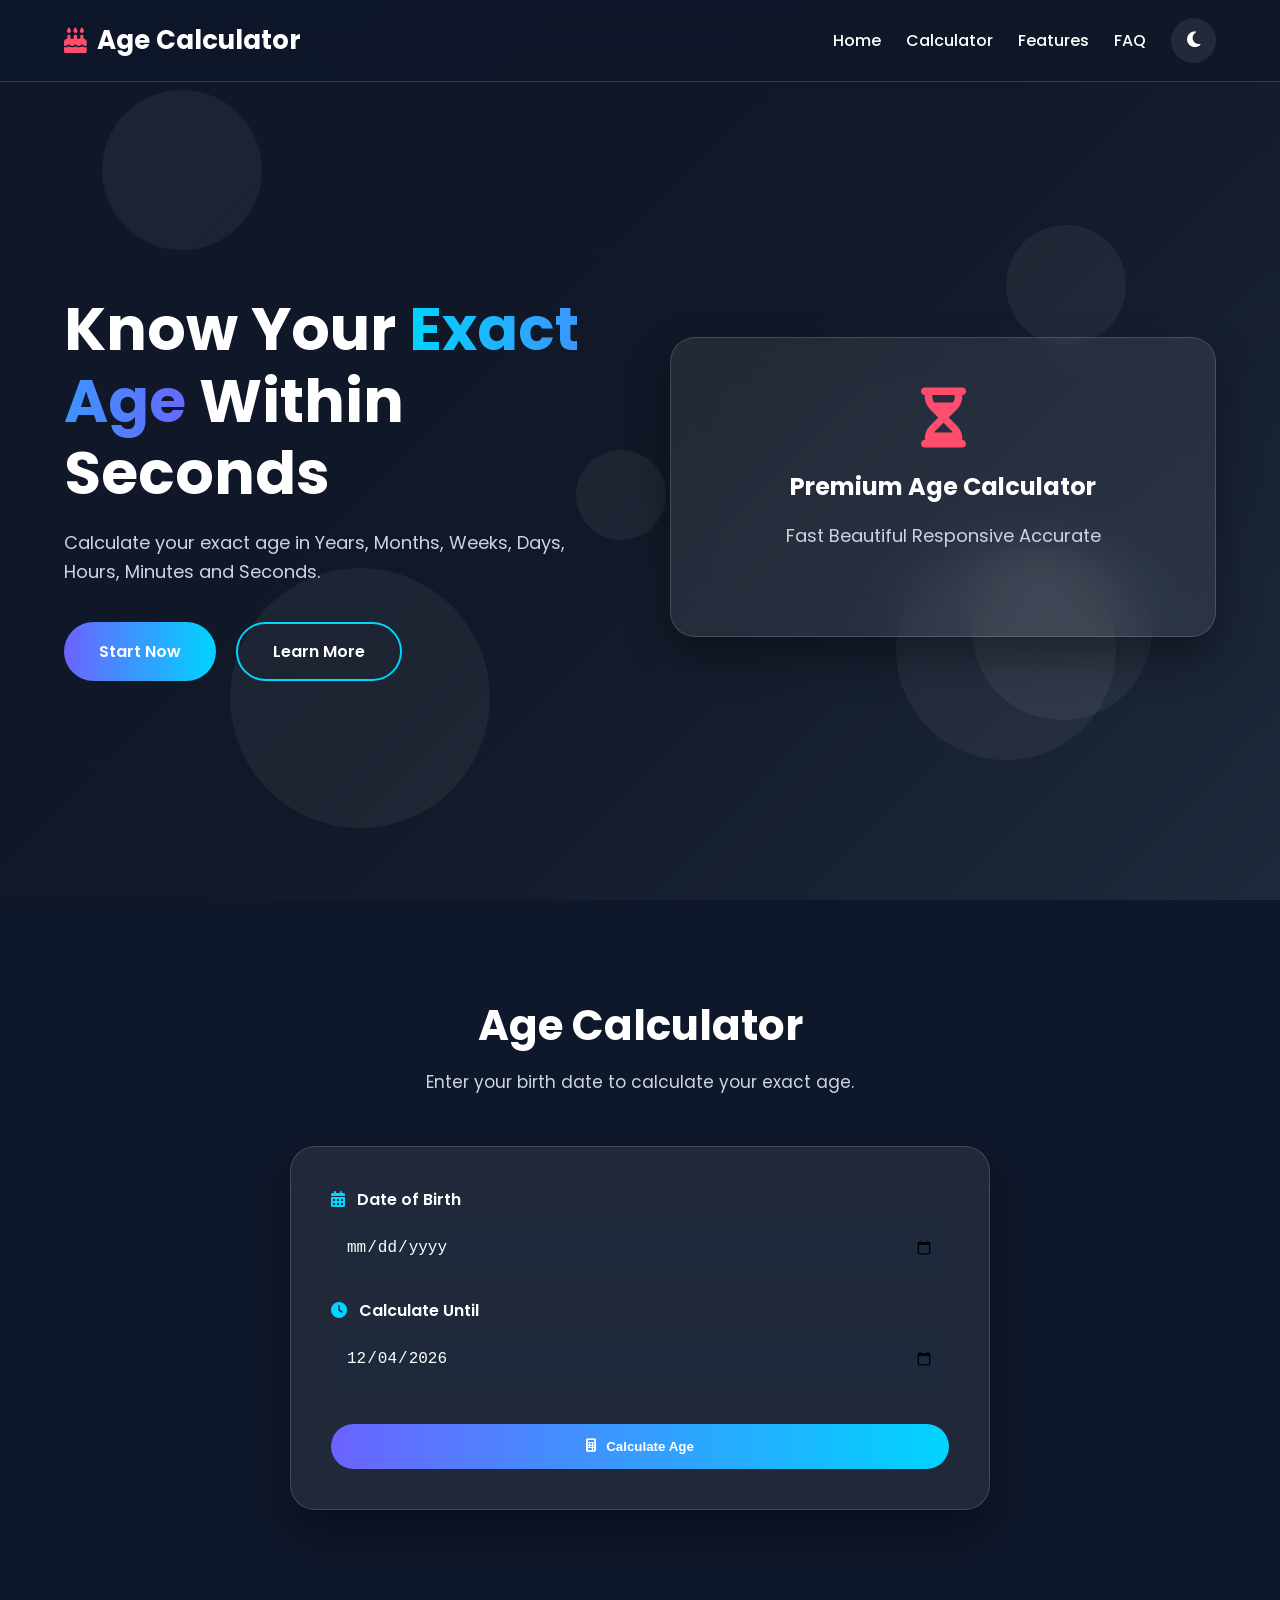
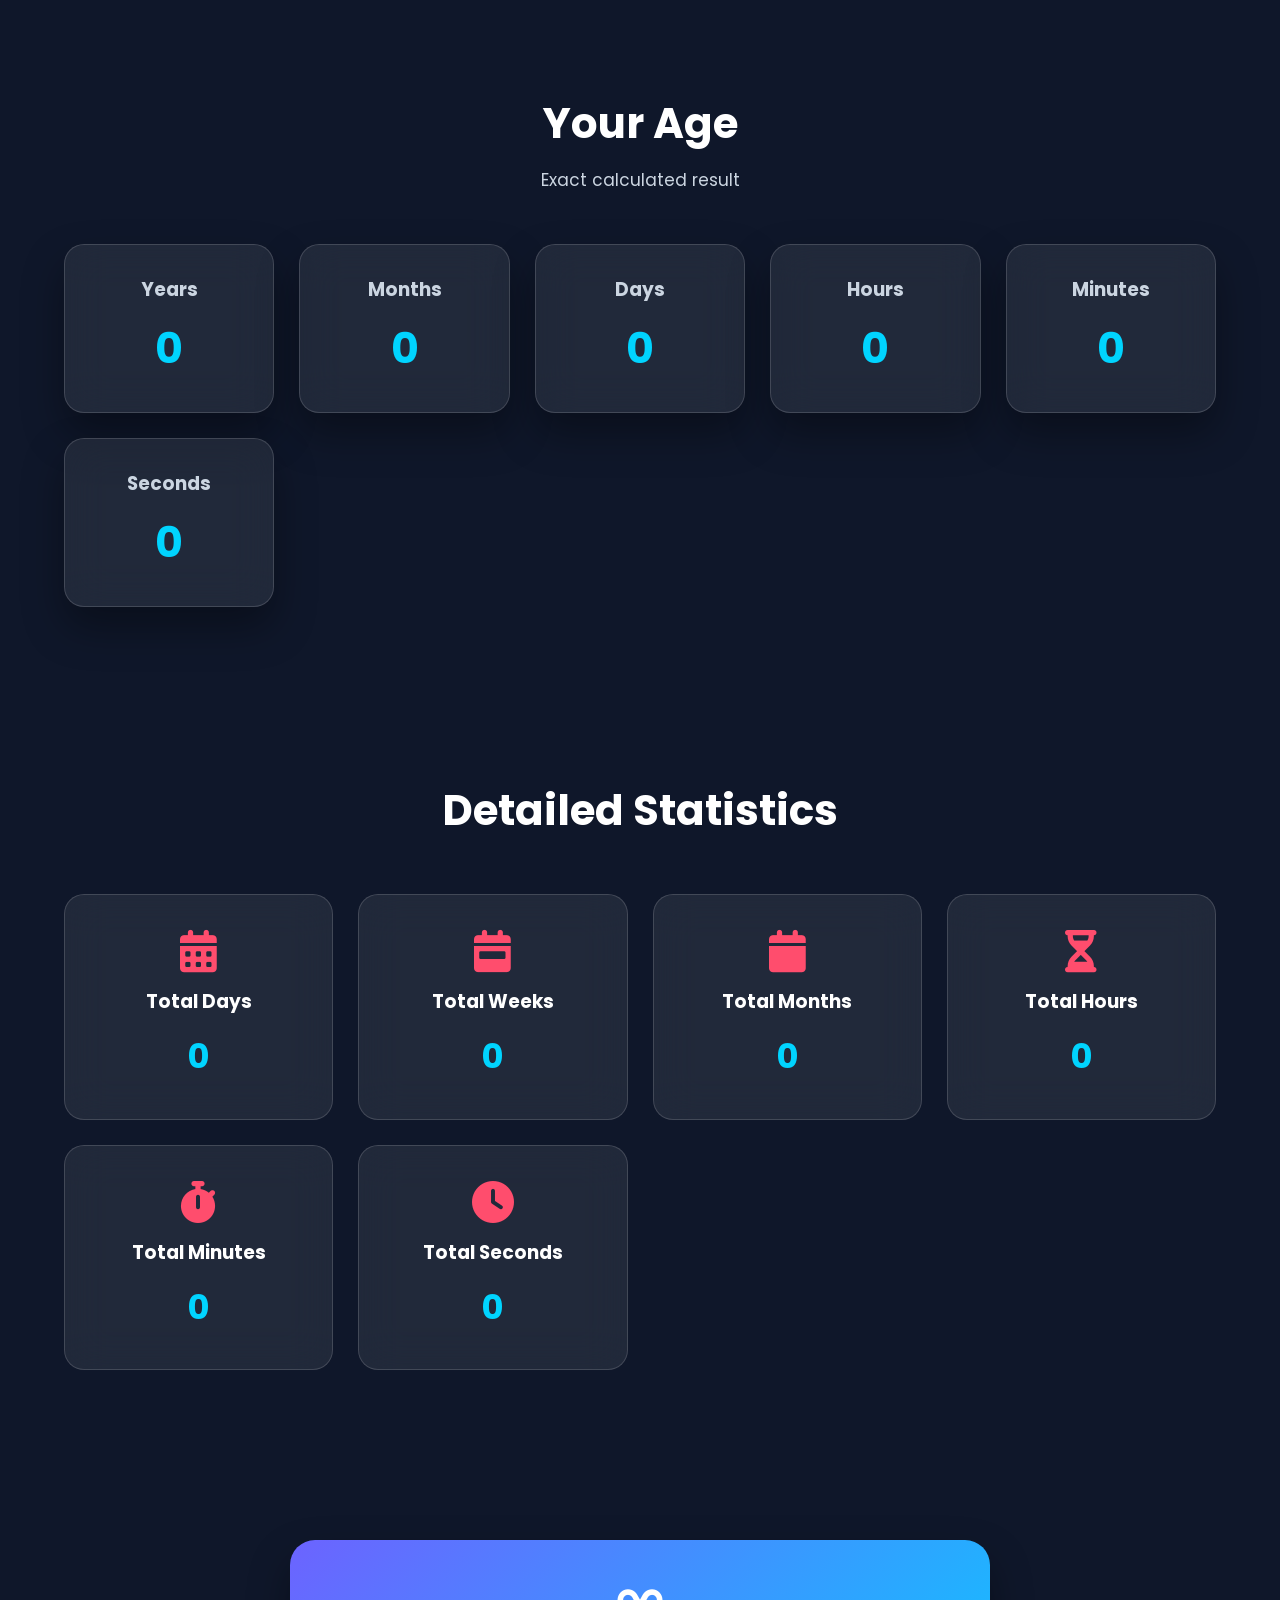
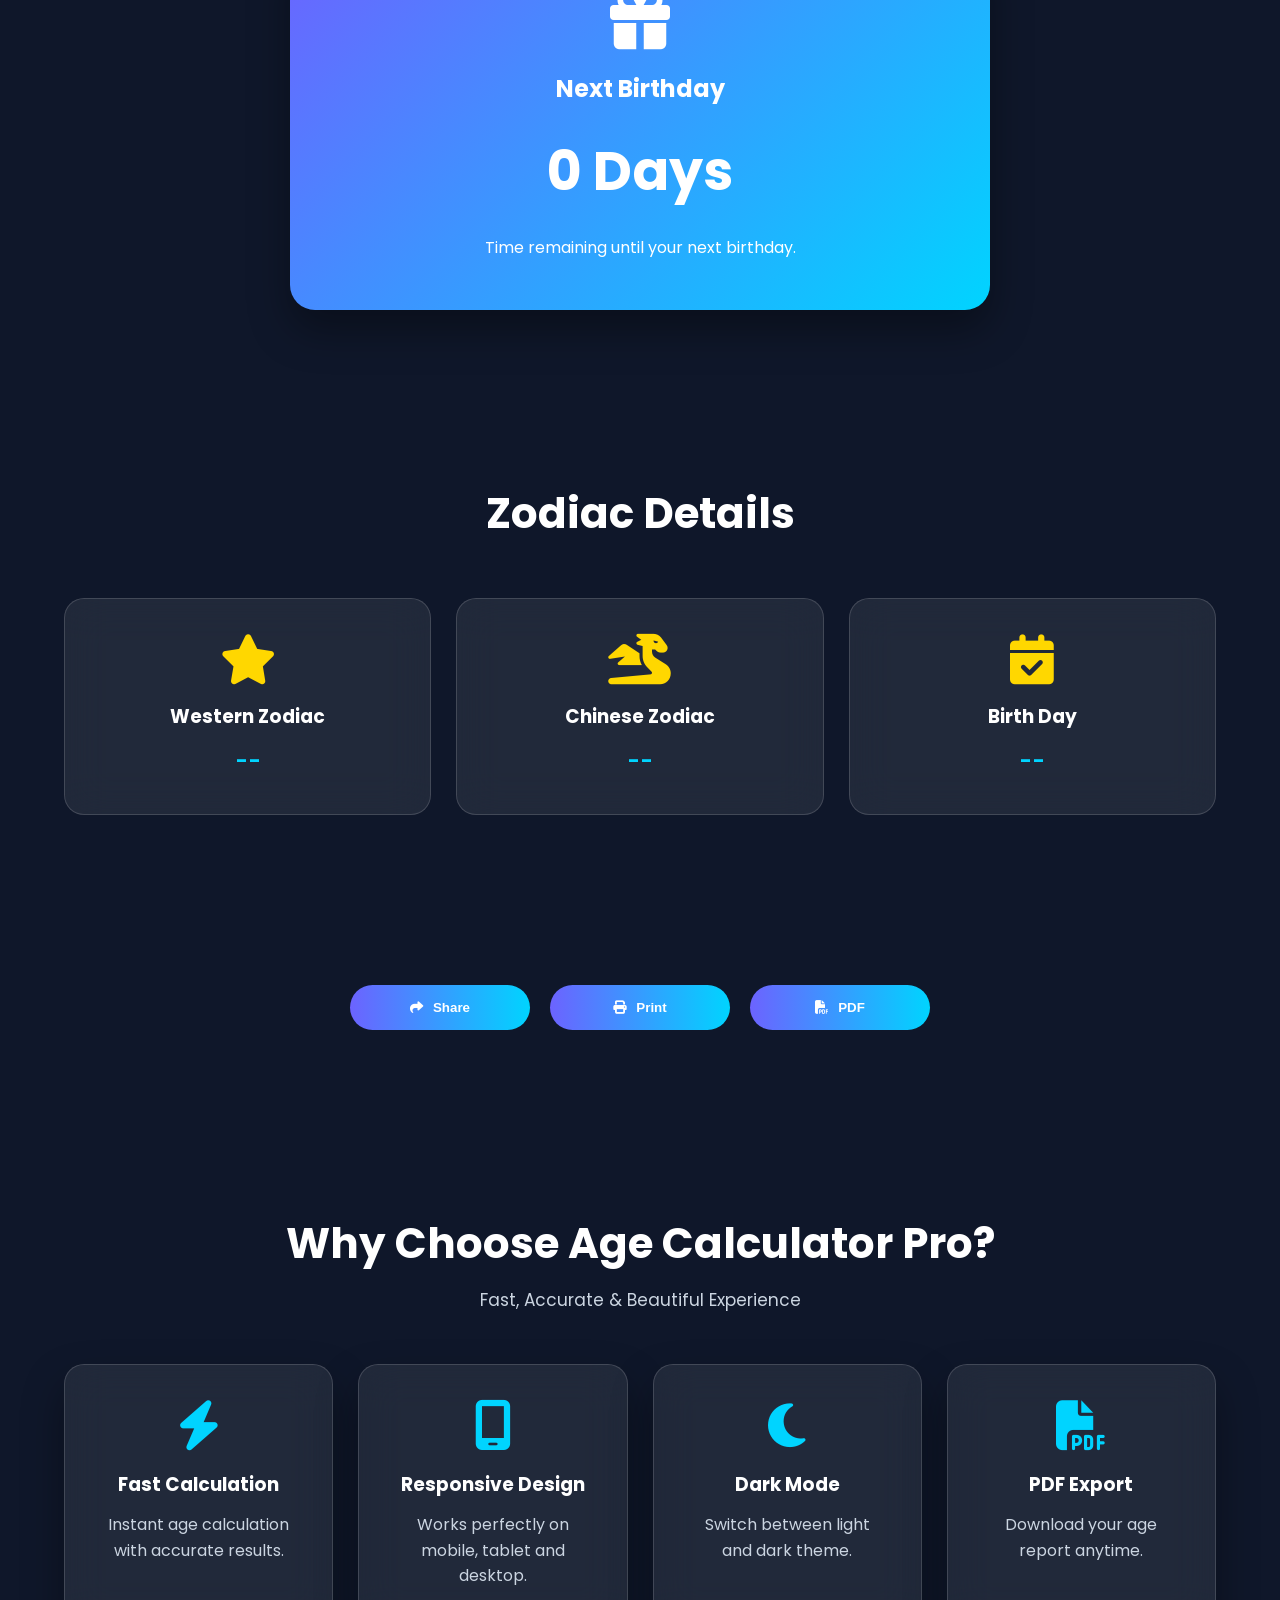
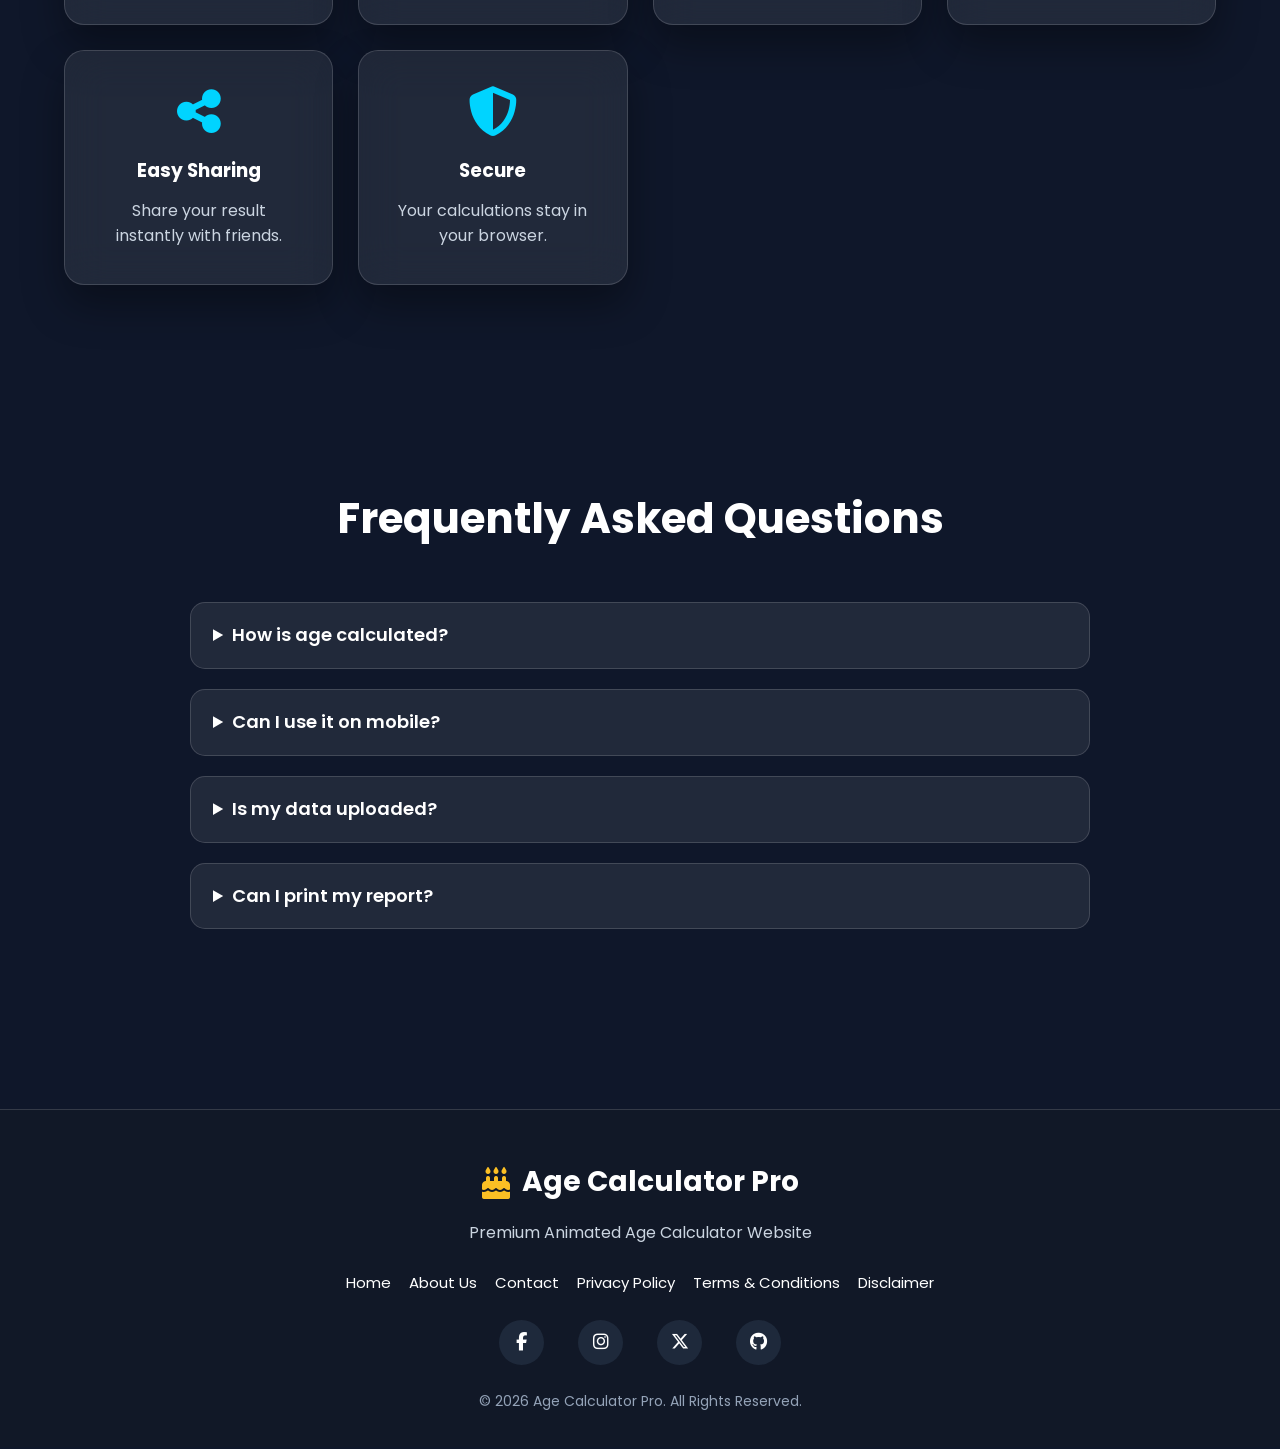
<file: index.html>
<!DOCTYPE html>
 <head>

    <meta charset="UTF-8">
    <meta name="viewport" content="width=device-width, initial-scale=1.0">

    <title>Age Calculator Pro – Free Online Age Calculator</title>

    <meta name="description" content="Calculate your exact age online for free with Age Calculator Pro. Find your age in years, months, weeks, days, hours, minutes and seconds instantly.">

    <meta name="keywords" content="Age Calculator, Online Age Calculator, Calculate Age, Birthday Calculator, Exact Age Calculator">

    <meta name="author" content="Karan More">

    <meta name="robots" content="index, follow">

    <!-- Canonical URL -->
    <link rel="canonical" href="https://age-calculator-pro.karanmorehub.com/">

    <!-- Open Graph -->
    <meta property="og:title" content="Age Calculator Pro – Free Online Age Calculator">
    <meta property="og:description" content="Calculate your exact age online for free in years, months, weeks, days, hours, minutes and seconds.">
    <meta property="og:type" content="website">
    <meta property="og:url" content="https://age-calculator-pro.karanmorehub.com/">
    <meta property="og:image" content="https://age-calculator-pro.karanmorehub.com/favicon.png">

    <!-- Twitter -->
    <meta name="twitter:card" content="summary_large_image">
    <meta name="twitter:title" content="Age Calculator Pro – Free Online Age Calculator">
    <meta name="twitter:description" content="Calculate your exact age online for free.">
    <meta name="twitter:image" content="https://age-calculator-pro.karanmorehub.com/favicon.png">

    <meta name="theme-color" content="#2563eb">

    <!-- Google Search Console -->
    <meta name="google-site-verification" content="kJ2Gcx6-3M4oY-reRV-A9rSwUa2E9cPFfe8SWFJNVXQ">

    <!-- Fonts -->
    <link rel="preconnect" href="https://fonts.googleapis.com">
    <link rel="preconnect" href="https://fonts.gstatic.com" crossorigin>

    <link href="https://fonts.googleapis.com/css2?family=Poppins:wght@300;400;500;600;700;800&display=swap" rel="stylesheet">

    <!-- Font Awesome -->
    <link rel="stylesheet" href="https://cdnjs.cloudflare.com/ajax/libs/font-awesome/6.7.2/css/all.min.css">

    <!-- CSS -->
    <link rel="stylesheet" href="style.css">

    <!-- Structured Data -->
    <script type="application/ld+json">
    {
      "@context": "https://schema.org",
      "@type": "WebApplication",
      "name": "Age Calculator Pro",
      "url": "https://age-calculator-pro.karanmorehub.com/",
      "applicationCategory": "UtilityApplication",
      "operatingSystem": "Any",
      "description": "Free online Age Calculator to calculate exact age in years, months, weeks, days, hours, minutes and seconds instantly.",
      "author": {
        "@type": "Person",
        "name": "Karan More"
      }
    }
    </script>

</head>
<body>

<div id="loader">

<div class="spinner"></div>

<h1>Age Calculator Pro</h1>
<p>Free Online Age, EMI, GST, Loan, Discount & Scientific Calculators</p>

</div>

<div class="bg-animation">

<span></span>
<span></span>
<span></span>
<span></span>
<span></span>
<span></span>

</div>

<header>

<div class="container">

<div class="logo">

<i class="fa-solid fa-cake-candles"></i>

Age Calculator

</div>

<nav>

<a href="#home">Home</a>

<a href="#calculator">Calculator</a>

<a href="#features">Features</a>

<a href="#faq">FAQ</a>

<button id="themeBtn">

<i class="fa-solid fa-moon"></i>

</button>

</nav>

</div>

</header>

<section
id="home"
class="hero">

<div class="container hero-grid">

<div class="hero-text">

<h1>

Know Your

<span>

Exact Age

</span>

Within Seconds

</h1>

<p>

Calculate your exact age in

Years,

Months,

Weeks,

Days,

Hours,

Minutes

and Seconds.

</p>

<div class="hero-buttons">

<a href="#calculator"
class="btn">

Start Now

</a>

<a href="#features"
class="btn outline">

Learn More

</a>

</div>

</div>

<div class="hero-image">

<div class="hero-card">

<i class="fa-solid fa-hourglass-half"></i>

<h2>

Premium

Age Calculator

</h2>

<p>

Fast

Beautiful

Responsive

Accurate

</p>

</div>

</div>

</div>

</section>

<section id="calculator" class="calculator-section">

    <div class="container">

        <div class="section-title">

            <h2>Age Calculator</h2>

            <p>
                Enter your birth date to calculate your exact age.
            </p>

        </div>

        <div class="calculator-card">

            <div class="input-group">

                <label for="dob">

                    <i class="fa-solid fa-calendar-days"></i>

                    Date of Birth

                </label>

                <input
                    type="date"
                    id="dob">

            </div>

            <div class="input-group">

                <label for="today">

                    <i class="fa-solid fa-clock"></i>

                    Calculate Until

                </label>

                <input
                    type="date"
                    id="today">

            </div>

            <button id="calculateBtn" class="btn calculate-btn">

                <i class="fa-solid fa-calculator"></i>

                Calculate Age

            </button>

        </div>

    </div>

</section>

<section class="result-section">

    <div class="container">

        <div class="section-title">

            <h2>Your Age</h2>

            <p>Exact calculated result</p>

        </div>

        <div class="result-grid">

            <div class="result-card">
                <h3>Years</h3>
                <h1 id="years">0</h1>
            </div>

            <div class="result-card">
                <h3>Months</h3>
                <h1 id="months">0</h1>
            </div>

            <div class="result-card">
                <h3>Days</h3>
                <h1 id="days">0</h1>
            </div>

            <div class="result-card">
                <h3>Hours</h3>
                <h1 id="hours">0</h1>
            </div>

            <div class="result-card">
                <h3>Minutes</h3>
                <h1 id="minutes">0</h1>
            </div>

            <div class="result-card">
                <h3>Seconds</h3>
                <h1 id="seconds">0</h1>
            </div>

        </div>

    </div>

</section>
<section class="statistics">

    <div class="container">

        <div class="section-title">

            <h2>Detailed Statistics</h2>

        </div>

        <div class="stats-grid">

            <div class="stat-card">
                <i class="fa-solid fa-calendar-days"></i>
                <h3>Total Days</h3>
                <span id="totalDays">0</span>
            </div>

            <div class="stat-card">
                <i class="fa-solid fa-calendar-week"></i>
                <h3>Total Weeks</h3>
                <span id="totalWeeks">0</span>
            </div>

            <div class="stat-card">
                <i class="fa-solid fa-calendar"></i>
                <h3>Total Months</h3>
                <span id="totalMonths">0</span>
            </div>

            <div class="stat-card">
                <i class="fa-solid fa-hourglass-half"></i>
                <h3>Total Hours</h3>
                <span id="totalHours">0</span>
            </div>

            <div class="stat-card">
                <i class="fa-solid fa-stopwatch"></i>
                <h3>Total Minutes</h3>
                <span id="totalMinutes">0</span>
            </div>

            <div class="stat-card">
                <i class="fa-solid fa-clock"></i>
                <h3>Total Seconds</h3>
                <span id="totalSeconds">0</span>
            </div>

        </div>

    </div>

</section>

<section class="birthday-section">

    <div class="container">

        <div class="birthday-card">

            <i class="fa-solid fa-gift"></i>

            <h2>Next Birthday</h2>

            <h1 id="birthdayCountdown">

                0 Days

            </h1>

            <p>

                Time remaining until your next birthday.

            </p>

        </div>

    </div>

</section>

<section class="zodiac-section">

    <div class="container">

        <div class="section-title">

            <h2>Zodiac Details</h2>

        </div>

        <div class="zodiac-grid">

            <div class="zodiac-card">

                <i class="fa-solid fa-star"></i>

                <h3>Western Zodiac</h3>

                <p id="westernZodiac">--</p>

            </div>

            <div class="zodiac-card">

                <i class="fa-solid fa-dragon"></i>

                <h3>Chinese Zodiac</h3>

                <p id="chineseZodiac">--</p>

            </div>

            <div class="zodiac-card">

                <i class="fa-solid fa-calendar-check"></i>

                <h3>Birth Day</h3>

                <p id="birthDay">--</p>

            </div>

        </div>

    </div>

</section>
<section class="actions">

    <div class="container action-buttons">

        <button id="shareBtn" class="btn">
            <i class="fa-solid fa-share"></i>
            Share
        </button>

        <button id="printBtn" class="btn">
            <i class="fa-solid fa-print"></i>
            Print
        </button>

        <button id="pdfBtn" class="btn">
            <i class="fa-solid fa-file-pdf"></i>
            PDF
        </button>

    </div>

</section>

<section id="features" class="features">

    <div class="container">

        <div class="section-title">
            <h2>Why Choose Age Calculator Pro?</h2>
            <p>Fast, Accurate & Beautiful Experience</p>
        </div>

        <div class="feature-grid">

            <div class="feature-card">
                <i class="fa-solid fa-bolt"></i>
                <h3>Fast Calculation</h3>
                <p>Instant age calculation with accurate results.</p>
            </div>

            <div class="feature-card">
                <i class="fa-solid fa-mobile-screen"></i>
                <h3>Responsive Design</h3>
                <p>Works perfectly on mobile, tablet and desktop.</p>
            </div>

            <div class="feature-card">
                <i class="fa-solid fa-moon"></i>
                <h3>Dark Mode</h3>
                <p>Switch between light and dark theme.</p>
            </div>

            <div class="feature-card">
                <i class="fa-solid fa-file-pdf"></i>
                <h3>PDF Export</h3>
                <p>Download your age report anytime.</p>
            </div>

            <div class="feature-card">
                <i class="fa-solid fa-share-nodes"></i>
                <h3>Easy Sharing</h3>
                <p>Share your result instantly with friends.</p>
            </div>

            <div class="feature-card">
                <i class="fa-solid fa-shield-halved"></i>
                <h3>Secure</h3>
                <p>Your calculations stay in your browser.</p>
            </div>

        </div>

    </div>

</section>

<section id="faq" class="faq">

    <div class="container">

        <div class="section-title">
            <h2>Frequently Asked Questions</h2>
        </div>

        <div class="faq-list">

            <details>
                <summary>How is age calculated?</summary>
                <p>The calculator compares your birth date with the selected date and calculates the exact difference.</p>
            </details>

            <details>
                <summary>Can I use it on mobile?</summary>
                <p>Yes. The website is fully responsive and works on Android, iPhone, tablets and desktops.</p>
            </details>

            <details>
                <summary>Is my data uploaded?</summary>
                <p>No. All calculations happen inside your browser.</p>
            </details>

            <details>
                <summary>Can I print my report?</summary>
                <p>Yes. You can print or save it as PDF.</p>
            </details>

        </div>

    </div>

</section>

<footer>

    <div class="container">

        <div class="footer-logo">
            <i class="fa-solid fa-cake-candles"></i>
            <h2>Age Calculator Pro</h2>
        </div>

        <p>
            Premium Animated Age Calculator Website
        </p>

        
        <div class="footer-links">
            <a href="index.html">Home</a>
            <a href="about.html">About Us</a>
            <a href="contact.html">Contact</a>
            <a href="privacy.html">Privacy Policy</a>
            <a href="terms.html">Terms & Conditions</a>
            <a href="disclaimer.html">Disclaimer</a>
        </div>

        
        <div class="social-links">
            <a href="#"><i class="fab fa-facebook-f"></i></a>
            <a href="#"><i class="fab fa-instagram"></i></a>
            <a href="#"><i class="fab fa-x-twitter"></i></a>
            <a href="https://github.com/karan86512" target="_blank">
                <i class="fab fa-github"></i>
            </a>
        </div>

        <p class="copyright">
            © 2026 Age Calculator Pro. All Rights Reserved.
        </p>

    </div>

</footer>
<button id="topBtn">

    <i class="fa-solid fa-arrow-up"></i>

</button>

<div id="toast">

    Saved Successfully

</div>

<script src="script.js"></script>

</body>
</html>
</file>
<file: style.css>
@import url('https://fonts.googleapis.com/css2?family=Poppins:wght@300;400;500;600;700;800&display=swap');

*{
    margin:0;
    padding:0;
    box-sizing:border-box;
}

html{
    scroll-behavior:smooth;
}

body{
    font-family:'Poppins',sans-serif;
    background:#0f172a;
    color:#fff;
    overflow-x:hidden;
    line-height:1.6;
}


:root{

    --primary:#6C63FF;
    --secondary:#00D4FF;
    --accent:#FF4D6D;

    --dark:#0f172a;
    --dark2:#111827;

    --glass:rgba(255,255,255,.08);
    --border:rgba(255,255,255,.15);

    --text:#ffffff;
    --text-light:#cbd5e1;

    --radius:20px;

    --shadow:0 20px 40px rgba(0,0,0,.35);

}

.container{

    width:90%;
    max-width:1250px;

    margin:auto;

}

.bg-animation{

    position:fixed;

    inset:0;

    overflow:hidden;

    z-index:-1;

    background:
    linear-gradient(
    135deg,
    #0f172a,
    #111827,
    #1e293b);

}

.bg-animation span{

    position:absolute;

    border-radius:50%;

    background:rgba(255,255,255,.05);

    animation:float 18s linear infinite;

}

.bg-animation span:nth-child(1){

width:160px;
height:160px;

top:10%;
left:8%;

}

.bg-animation span:nth-child(2){

width:220px;
height:220px;

top:60%;
left:70%;

}

.bg-animation span:nth-child(3){

width:120px;
height:120px;

top:25%;
right:12%;

}

.bg-animation span:nth-child(4){

width:260px;
height:260px;

bottom:8%;
left:18%;

}

.bg-animation span:nth-child(5){

width:180px;
height:180px;

bottom:20%;
right:10%;

}

.bg-animation span:nth-child(6){

width:90px;
height:90px;

top:50%;
left:45%;

}

@keyframes float{

0%{

transform:translateY(0)
rotate(0);

}

50%{

transform:translateY(-60px)
rotate(180deg);

}

100%{

transform:translateY(0)
rotate(360deg);

}

}


#loader{

position:fixed;

inset:0;

display:flex;

justify-content:center;

align-items:center;

flex-direction:column;

background:#0f172a;

z-index:9999;

gap:20px;

}

.spinner{

width:75px;

height:75px;

border-radius:50%;

border:6px solid rgba(255,255,255,.2);

border-top:6px solid var(--secondary);

animation:spin 1s linear infinite;

}

@keyframes spin{

100%{

transform:rotate(360deg);

}

}
header{

position:sticky;

top:0;

z-index:1000;

backdrop-filter:blur(15px);

background:rgba(15,23,42,.75);

border-bottom:1px solid var(--border);

}

header .container{

display:flex;

justify-content:space-between;

align-items:center;

padding:18px 0;

}

.logo{

font-size:26px;

font-weight:700;

display:flex;

align-items:center;

gap:10px;

}

.logo i{

color:var(--accent);

}

nav{

display:flex;

align-items:center;

gap:25px;

}

nav a{

text-decoration:none;

color:white;

font-weight:500;

transition:.3s;

}

nav a:hover{

color:var(--secondary);

}

#themeBtn{

width:45px;

height:45px;

border:none;

border-radius:50%;

cursor:pointer;

background:var(--glass);

color:white;

font-size:18px;

transition:.3s;

}

#themeBtn:hover{

transform:rotate(180deg);

background:var(--primary);

}


.hero{

padding:100px 0;

min-height:90vh;

display:flex;

align-items:center;

}

.hero-grid{

display:grid;

grid-template-columns:1fr 1fr;

gap:60px;

align-items:center;

}

.hero h1{

font-size:60px;

line-height:1.2;

margin-bottom:20px;

}

.hero h1 span{

background:linear-gradient(
90deg,
var(--secondary),
var(--primary));

-webkit-background-clip:text;

-webkit-text-fill-color:transparent;

}

.hero p{

font-size:18px;

color:var(--text-light);

margin-bottom:35px;

}

.hero-buttons{

display:flex;

gap:20px;

flex-wrap:wrap;

}

.btn{

display:inline-flex;

align-items:center;

justify-content:center;

gap:10px;

padding:15px 35px;

border:none;

border-radius:50px;

background:linear-gradient(
90deg,
var(--primary),
var(--secondary));

color:white;

text-decoration:none;

font-weight:600;

cursor:pointer;

transition:.35s;

}

.btn:hover{

transform:translateY(-6px);

box-shadow:0 10px 25px rgba(0,212,255,.35);

}

.btn.outline{

background:transparent;

border:2px solid var(--secondary);

}


.hero-card{

background:var(--glass);

backdrop-filter:blur(20px);

border:1px solid var(--border);

border-radius:25px;

padding:50px;

text-align:center;

box-shadow:var(--shadow);

animation:updown 4s ease infinite;

}

.hero-card i{

font-size:60px;

color:var(--accent);

margin-bottom:20px;

}

.hero-card h2{

margin-bottom:15px;

}

@keyframes updown{

50%{

transform:translateY(-12px);

}

}


.calculator-section{
    padding:100px 0;
}

.section-title{
    text-align:center;
    margin-bottom:50px;
}

.section-title h2{
    font-size:42px;
    margin-bottom:10px;
    font-weight:700;
}

.section-title p{
    color:var(--text-light);
    font-size:17px;
}

.calculator-card{
    max-width:700px;
    margin:0 auto;
    padding:40px;
    background:var(--glass);
    border:1px solid var(--border);
    border-radius:25px;
    backdrop-filter:blur(20px);
    box-shadow:var(--shadow);
}

.input-group{
    display:flex;
    flex-direction:column;
    margin-bottom:25px;
}

.input-group label{
    margin-bottom:10px;
    font-weight:600;
    color:#fff;
}

.input-group label i{
    margin-right:8px;
    color:var(--secondary);
}

.input-group input{
    padding:15px;
    border:none;
    outline:none;
    border-radius:14px;
    background:#1e293b;
    color:#fff;
    font-size:16px;
}

.input-group input:focus{
    border:2px solid var(--secondary);
}

.calculate-btn{
    width:100%;
    margin-top:15px;
}


.result-section{
    padding:80px 0;
}

.result-grid{
    display:grid;
    grid-template-columns:repeat(auto-fit,minmax(200px,1fr));
    gap:25px;
}

.result-card{
    background:var(--glass);
    border:1px solid var(--border);
    backdrop-filter:blur(20px);
    border-radius:20px;
    padding:30px;
    text-align:center;
    transition:.3s;
    box-shadow:var(--shadow);
}

.result-card:hover{
    transform:translateY(-8px);
    border-color:var(--secondary);
}

.result-card h3{
    color:var(--text-light);
    margin-bottom:10px;
}

.result-card h1{
    font-size:42px;
    color:var(--secondary);
}


.statistics{
    padding:90px 0;
}

.stats-grid{
    display:grid;
    grid-template-columns:repeat(auto-fit,minmax(220px,1fr));
    gap:25px;
}

.stat-card{
    text-align:center;
    padding:35px;
    border-radius:20px;
    background:var(--glass);
    border:1px solid var(--border);
    backdrop-filter:blur(20px);
    transition:.3s;
}

.stat-card:hover{
    transform:translateY(-10px);
}

.stat-card i{
    font-size:42px;
    color:var(--accent);
    margin-bottom:15px;
}

.stat-card h3{
    margin-bottom:12px;
}

.stat-card span{
    font-size:34px;
    font-weight:700;
    color:var(--secondary);
}


.birthday-section{
    padding:80px 0;
}

.birthday-card{
    max-width:700px;
    margin:auto;
    text-align:center;
    padding:50px;
    border-radius:25px;
    background:linear-gradient(135deg,#6C63FF,#00D4FF);
    color:#fff;
    box-shadow:0 20px 40px rgba(0,0,0,.35);
}

.birthday-card i{
    font-size:60px;
    margin-bottom:20px;
}

.birthday-card h1{
    font-size:54px;
    margin:20px 0;
}


.zodiac-section{
    padding:90px 0;
}

.zodiac-grid{
    display:grid;
    grid-template-columns:repeat(auto-fit,minmax(250px,1fr));
    gap:25px;
}

.zodiac-card{
    background:var(--glass);
    border:1px solid var(--border);
    border-radius:20px;
    backdrop-filter:blur(20px);
    padding:35px;
    text-align:center;
    transition:.3s;
}

.zodiac-card:hover{
    transform:translateY(-10px);
}

.zodiac-card i{
    font-size:50px;
    margin-bottom:18px;
    color:gold;
}

.zodiac-card h3{
    margin-bottom:12px;
}

.zodiac-card p{
    color:var(--secondary);
    font-size:22px;
    font-weight:600;
}


.actions{
    padding:80px 0;
}

.action-buttons{
    display:flex;
    justify-content:center;
    gap:20px;
    flex-wrap:wrap;
}

.action-buttons .btn{
    min-width:180px;
}


.features{
    padding:100px 0;
}

.feature-grid{
    display:grid;
    grid-template-columns:repeat(auto-fit,minmax(260px,1fr));
    gap:25px;
}

.feature-card{
    background:var(--glass);
    border:1px solid var(--border);
    border-radius:20px;
    backdrop-filter:blur(20px);
    padding:35px;
    text-align:center;
    transition:.35s;
    box-shadow:var(--shadow);
}

.feature-card:hover{
    transform:translateY(-10px) scale(1.03);
    border-color:var(--secondary);
}

.feature-card i{
    font-size:50px;
    color:var(--secondary);
    margin-bottom:20px;
}

.feature-card h3{
    margin-bottom:12px;
}

.feature-card p{
    color:var(--text-light);
}

.faq{
    padding:100px 0;
}

.faq-list{
    max-width:900px;
    margin:auto;
}

.faq details{
    margin-bottom:20px;
    background:var(--glass);
    border:1px solid var(--border);
    border-radius:15px;
    padding:18px 22px;
}

.faq summary{
    cursor:pointer;
    font-weight:600;
    font-size:18px;
}

.faq p{
    margin-top:15px;
    color:var(--text-light);
}


footer{
    padding:70px 0 30px;
    text-align:center;
    border-top:1px solid var(--border);
}

.footer-logo{
    display:flex;
    justify-content:center;
    align-items:center;
    gap:12px;
    margin-bottom:20px;
}

.footer-logo i{
    font-size:32px;
    color:var(--accent);
}

.social-links{
    margin:30px 0;
}

.social-links a{
    display:inline-flex;
    justify-content:center;
    align-items:center;
    width:50px;
    height:50px;
    margin:0 8px;
    border-radius:50%;
    background:var(--glass);
    color:#fff;
    text-decoration:none;
    transition:.3s;
}

.social-links a:hover{
    background:var(--primary);
    transform:translateY(-5px);
}

.copyright{
    color:var(--text-light);
    font-size:14px;
}

#topBtn{
    position:fixed;
    bottom:25px;
    right:25px;
    width:55px;
    height:55px;
    border:none;
    border-radius:50%;
    background:var(--primary);
    color:#fff;
    font-size:20px;
    cursor:pointer;
    display:none;
    z-index:999;
    transition:.3s;
}

#topBtn:hover{
    transform:scale(1.1);
}


#toast{
    position:fixed;
    right:25px;
    bottom:95px;
    padding:15px 24px;
    background:#16a34a;
    color:#fff;
    border-radius:12px;
    opacity:0;
    transform:translateY(20px);
    pointer-events:none;
    transition:.3s;
    z-index:9999;
}

#toast.show{
    opacity:1;
    transform:translateY(0);
}


body.light-mode{
    background:#f8fafc;
    color:#111827;
}

body.light-mode .bg-animation{
    background:linear-gradient(135deg,#eef2ff,#f8fafc,#dbeafe);
}

body.light-mode header{
    background:rgba(255,255,255,.85);
}

body.light-mode nav a,
body.light-mode .logo,
body.light-mode h1,
body.light-mode h2,
body.light-mode h3{
    color:#111827;
}

body.light-mode .calculator-card,
body.light-mode .result-card,
body.light-mode .stat-card,
body.light-mode .feature-card,
body.light-mode .zodiac-card,
body.light-mode .faq details{
    background:rgba(255,255,255,.9);
    border-color:#e5e7eb;
}

body.light-mode input{
    background:#fff;
    color:#111827;
}

@media(max-width:992px){

.hero-grid{
    grid-template-columns:1fr;
    text-align:center;
}

.hero{
    padding:70px 0;
}

.hero h1{
    font-size:42px;
}

nav{
    gap:15px;
}

}

@media(max-width:768px){

header .container{
    flex-direction:column;
    gap:18px;
}

nav{
    flex-wrap:wrap;
    justify-content:center;
}

.section-title h2{
    font-size:32px;
}

.hero h1{
    font-size:34px;
}

.hero-buttons{
    justify-content:center;
}

.calculator-card{
    padding:25px;
}

.result-card h1{
    font-size:34px;
}

.birthday-card h1{
    font-size:40px;
}

}

@media(max-width:480px){

.container{
    width:94%;
}

.btn{
    width:100%;
}

.action-buttons .btn{
    min-width:100%;
}

.hero-card{
    padding:30px;
}

.logo{
    font-size:20px;
}

nav a{
    font-size:14px;
}

}

::-webkit-scrollbar{
    width:10px;
}

::-webkit-scrollbar-thumb{
    background:var(--primary);
    border-radius:10px;
}

::-webkit-scrollbar-track{
    background:#0f172a;
}



footer{
    background:#111827;
    color:#fff;
    text-align:center;
    padding:50px 20px 25px;
    margin-top:60px;
}

.footer-logo{
    display:flex;
    justify-content:center;
    align-items:center;
    gap:12px;
    margin-bottom:15px;
}

.footer-logo i{
    font-size:32px;
    color:#fbbf24;
}

.footer-logo h2{
    font-size:28px;
    font-weight:700;
}

footer p{
    color:#cbd5e1;
    margin:10px 0;
}



.footer-links{
    display:flex;
    justify-content:center;
    flex-wrap:wrap;
    gap:18px;
    margin:25px 0;
}

.footer-links a{
    color:#fff;
    text-decoration:none;
    font-size:15px;
    transition:.3s;
}

.footer-links a:hover{
    color:#60a5fa;
}



.social-links{
    display:flex;
    justify-content:center;
    gap:18px;
    margin:25px 0;
}

.social-links a{
    width:45px;
    height:45px;
    border-radius:50%;
    background:#1e293b;
    display:flex;
    align-items:center;
    justify-content:center;
    color:#fff;
    font-size:18px;
    transition:.3s;
}

.social-links a:hover{
    background:#2563eb;
    transform:translateY(-5px);
}

.copyright{
    margin-top:20px;
    font-size:14px;
    color:#94a3b8;
}



@media(max-width:768px){

.footer-logo h2{
    font-size:22px;
}

.footer-links{
    flex-direction:column;
    gap:12px;
}

.social-links{
    gap:12px;
}

}
</file>
